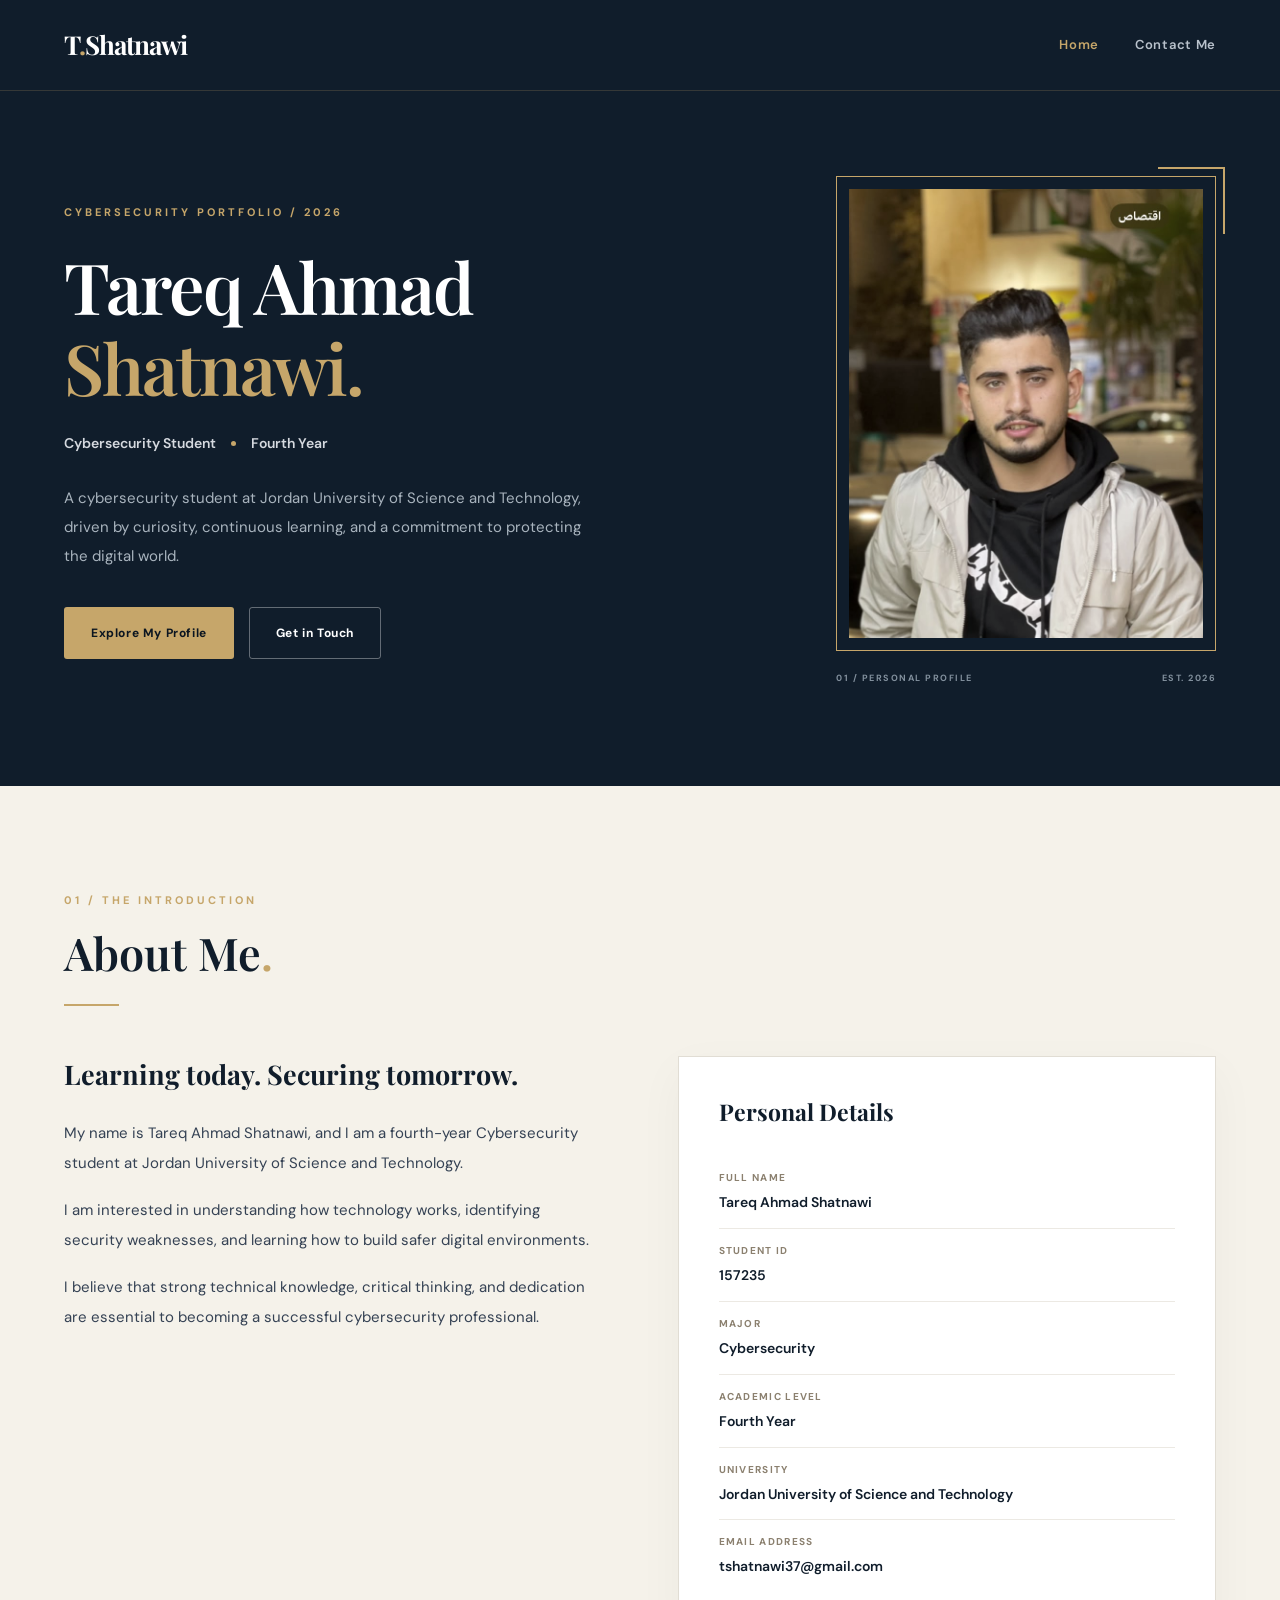
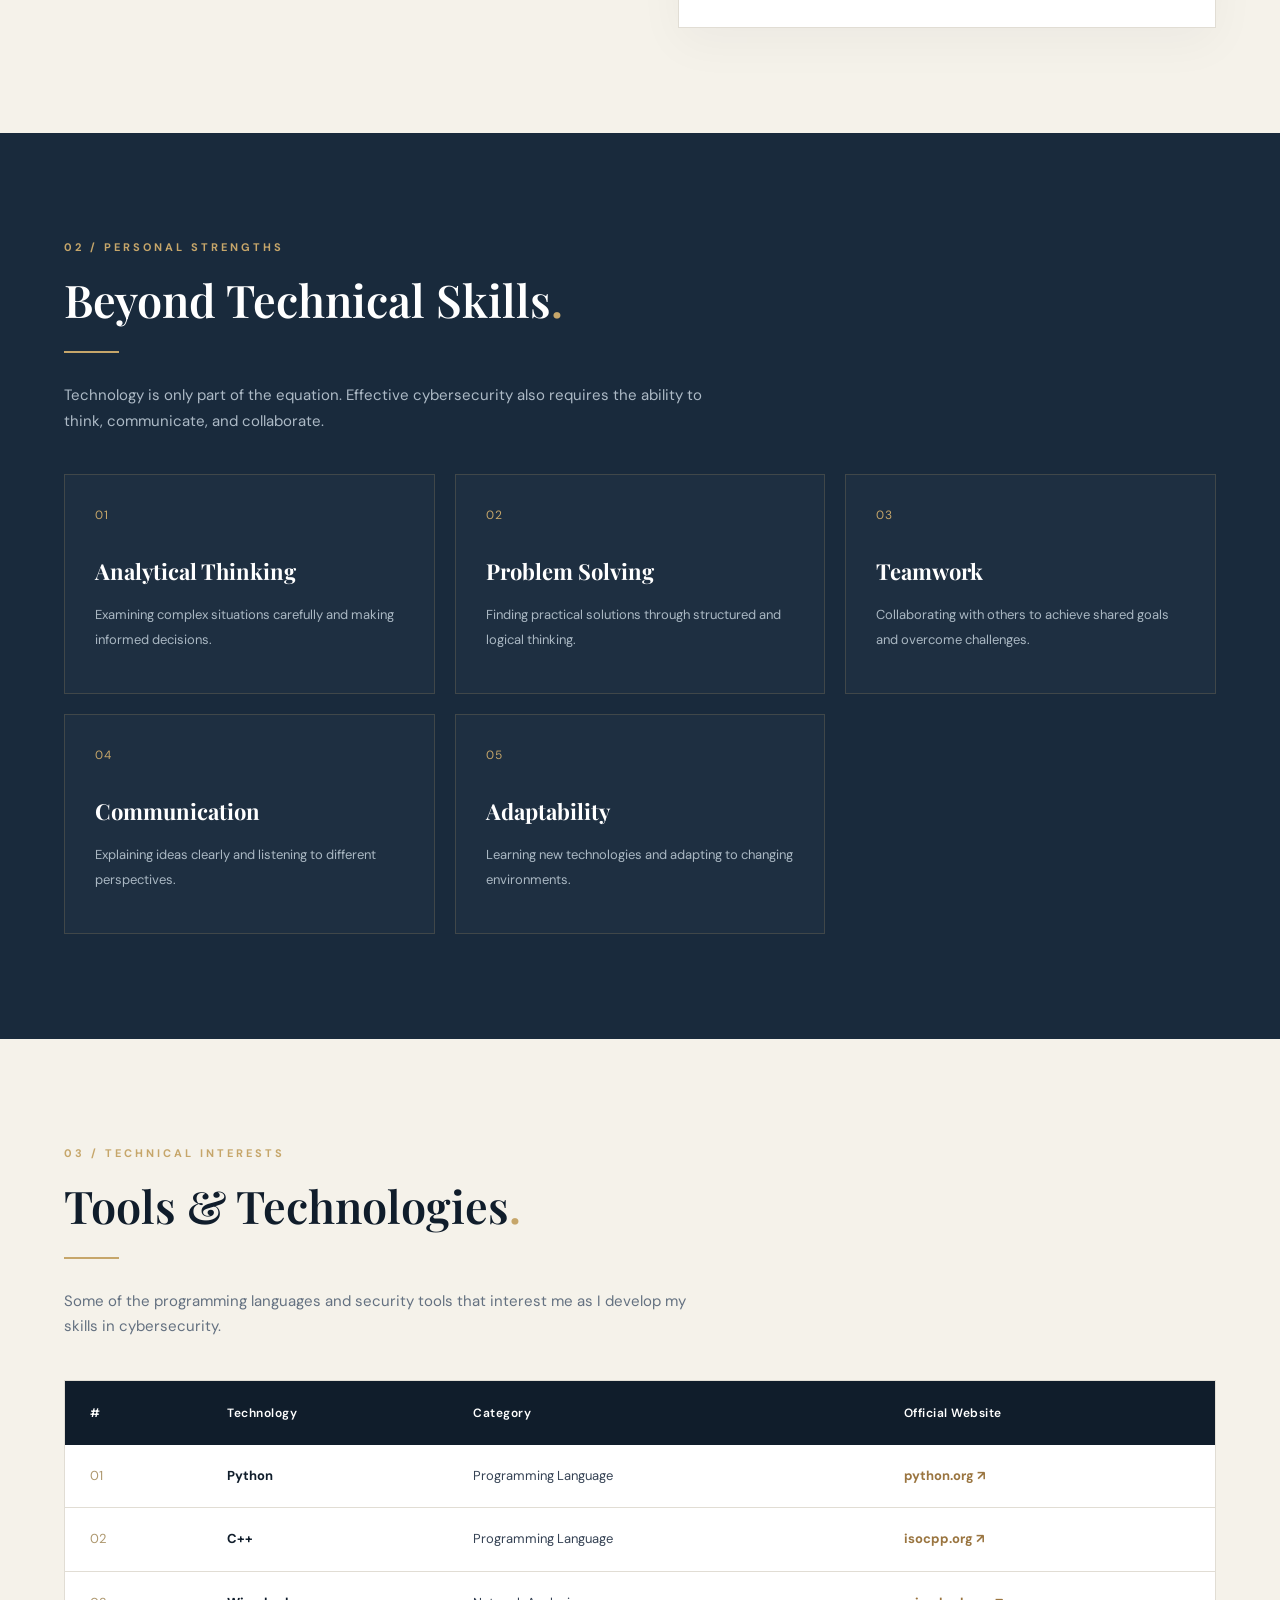
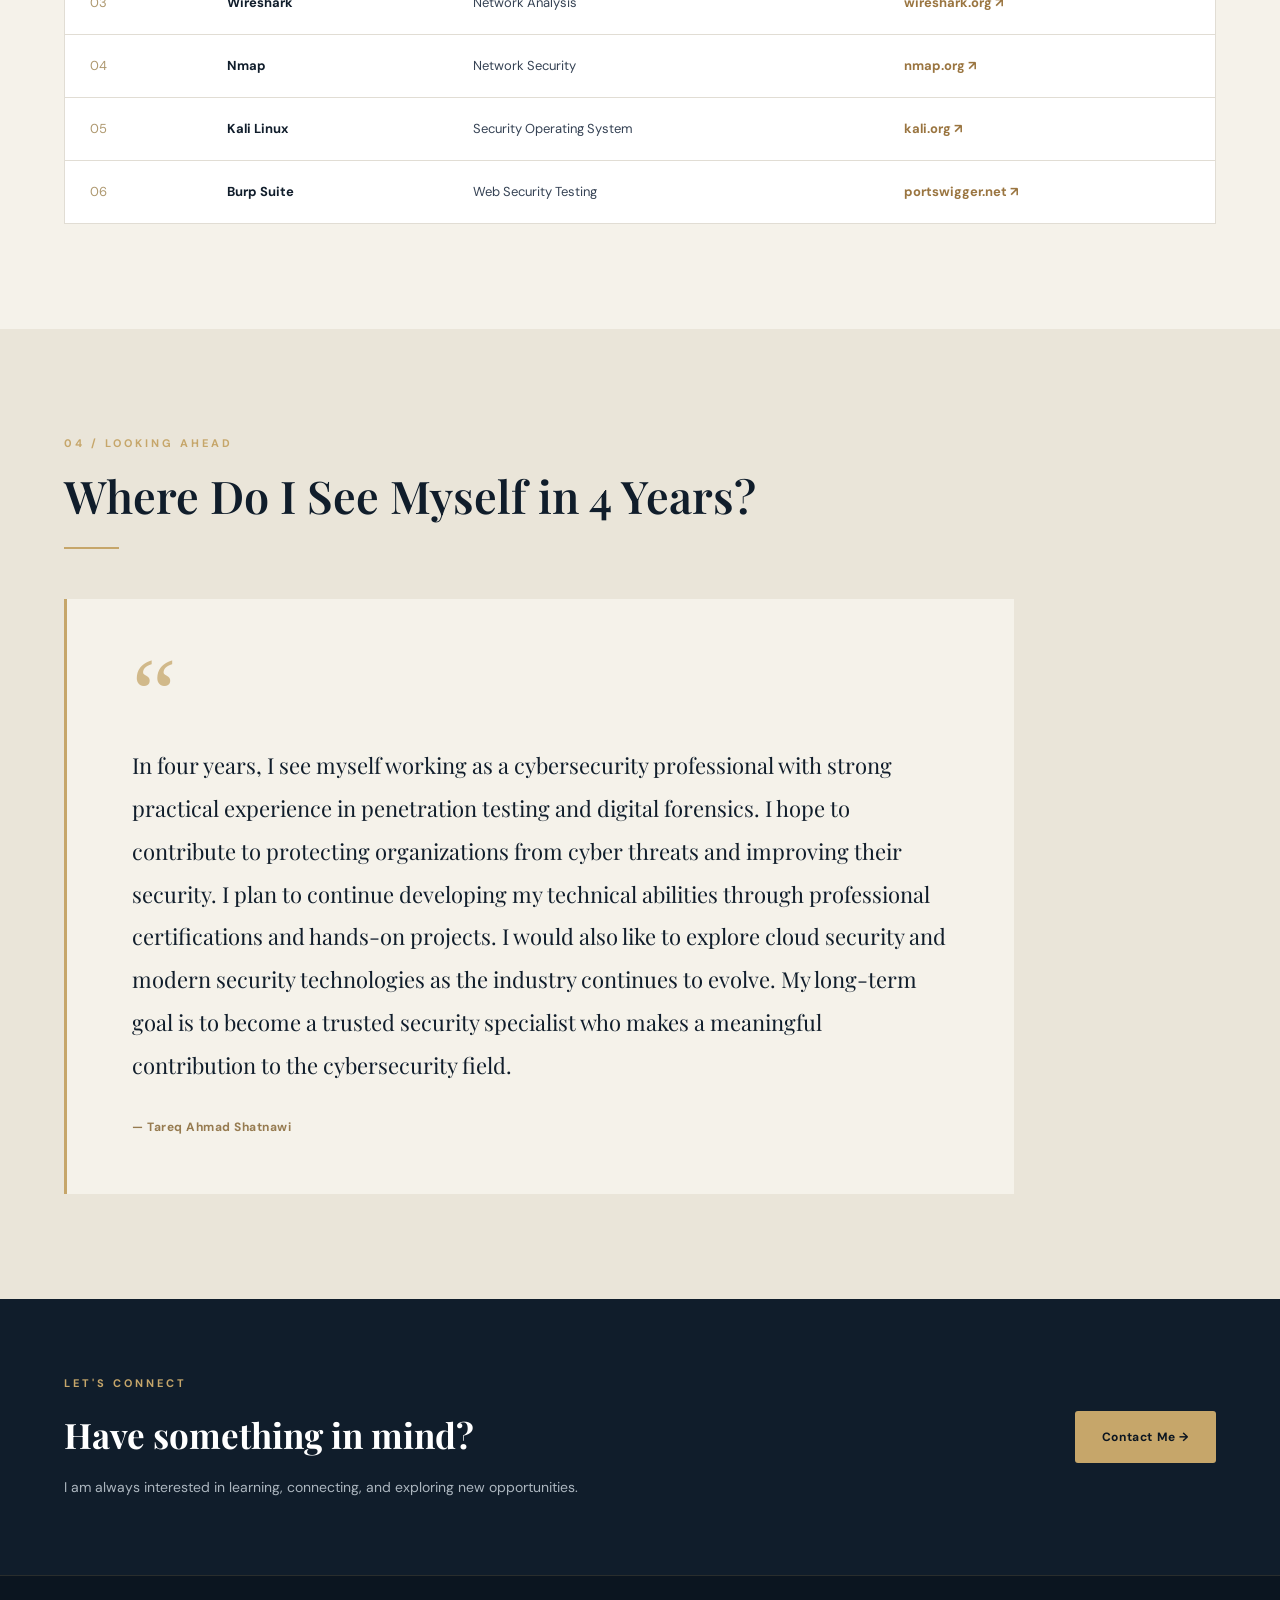
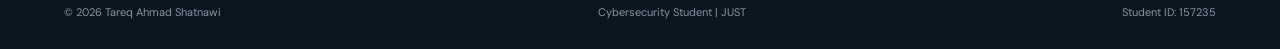
<file: index.html>
<!DOCTYPE html>
<html lang="en">
<head>
    <meta charset="UTF-8">
    <meta name="viewport" content="width=device-width, initial-scale=1.0">
    <meta name="description" content="The personal cybersecurity portfolio of Tareq Ahmad Shatnawi.">
    <title>157235 | Tareq Ahmad Shatnawi</title>

    <link rel="preconnect" href="https://fonts.googleapis.com">
    <link rel="preconnect" href="https://fonts.gstatic.com" crossorigin>
    <link href="https://fonts.googleapis.com/css2?family=DM+Sans:wght@400;500;600;700&family=Playfair+Display:wght@500;600;700&display=swap" rel="stylesheet">

    <link rel="stylesheet" href="style.css">
</head>

<body>

    <!-- Navigation -->
    <header class="site-header">
        <nav class="navbar container">
            <a class="logo" href="index.html">
                T<span>.</span>Shatnawi
            </a>

            <div class="nav-links">
                <a class="active" href="index.html">Home</a>
                <a href="contact.html">Contact Me</a>
            </div>
        </nav>
    </header>

    <main>

        <!-- Introduction -->
        <section class="hero container">

            <div class="hero-content">
                <p class="eyebrow">CYBERSECURITY PORTFOLIO / 2026</p>

                <h1>
                    Tareq Ahmad<br>
                    <span>Shatnawi.</span>
                </h1>

                <p class="hero-subtitle">
                    Cybersecurity Student
                    <span class="dot"></span>
                    Fourth Year
                </p>

                <p class="hero-description">
                    A cybersecurity student at Jordan University of
                    Science and Technology, driven by curiosity,
                    continuous learning, and a commitment to
                    protecting the digital world.
                </p>

                <div class="hero-buttons">
                    <a class="btn btn-gold" href="#about">
                        Explore My Profile
                    </a>

                    <a class="btn btn-outline" href="contact.html">
                        Get in Touch
                    </a>
                </div>
            </div>

            <div class="hero-photo">
                <div class="photo-frame">
                    <img src="tareq.jpeg"
                         alt="Professional portrait of Tareq Ahmad Shatnawi">
                </div>

                <div class="photo-caption">
                    <span>01 / PERSONAL PROFILE</span>
                    <span>EST. 2026</span>
                </div>
            </div>

        </section>

        <!-- Personal Information -->
        <section id="about" class="section-light">
            <div class="container">

                <div class="section-heading">
                    <p class="eyebrow">01 / THE INTRODUCTION</p>
                    <h2>About Me<span class="gold">.</span></h2>
                    <div class="heading-line"></div>
                </div>

                <div class="about-grid">

                    <div class="about-text">
                        <h3>Learning today. Securing tomorrow.</h3>

                        <p>
                            My name is Tareq Ahmad Shatnawi, and I am
                            a fourth-year Cybersecurity student at
                            Jordan University of Science and Technology.
                        </p>

                        <p>
                            I am interested in understanding how
                            technology works, identifying security
                            weaknesses, and learning how to build
                            safer digital environments.
                        </p>

                        <p>
                            I believe that strong technical knowledge,
                            critical thinking, and dedication are
                            essential to becoming a successful
                            cybersecurity professional.
                        </p>
                    </div>

                    <div class="information-card">
                        <h3>Personal Details</h3>

                        <div class="detail">
                            <span>FULL NAME</span>
                            <strong>Tareq Ahmad Shatnawi</strong>
                        </div>

                        <div class="detail">
                            <span>STUDENT ID</span>
                            <strong>157235</strong>
                        </div>

                        <div class="detail">
                            <span>MAJOR</span>
                            <strong>Cybersecurity</strong>
                        </div>

                        <div class="detail">
                            <span>ACADEMIC LEVEL</span>
                            <strong>Fourth Year</strong>
                        </div>

                        <div class="detail">
                            <span>UNIVERSITY</span>
                            <strong>Jordan University of Science and Technology</strong>
                        </div>

                        <div class="detail">
                            <span>EMAIL ADDRESS</span>
                            <a href="mailto:tshatnawi37@gmail.com">
                                tshatnawi37@gmail.com
                            </a>
                        </div>
                    </div>

                </div>
            </div>
        </section>

        <!-- Soft Skills -->
        <section class="skills-section">
            <div class="container">

                <div class="section-heading">
                    <p class="eyebrow">02 / PERSONAL STRENGTHS</p>
                    <h2>Beyond Technical Skills<span class="gold">.</span></h2>
                    <div class="heading-line"></div>
                </div>

                <p class="section-intro">
                    Technology is only part of the equation.
                    Effective cybersecurity also requires the
                    ability to think, communicate, and collaborate.
                </p>

                <div class="skills-grid">

                    <div class="skill-card">
                        <span class="skill-number">01</span>
                        <h3>Analytical Thinking</h3>
                        <p>
                            Examining complex situations carefully
                            and making informed decisions.
                        </p>
                    </div>

                    <div class="skill-card">
                        <span class="skill-number">02</span>
                        <h3>Problem Solving</h3>
                        <p>
                            Finding practical solutions through
                            structured and logical thinking.
                        </p>
                    </div>

                    <div class="skill-card">
                        <span class="skill-number">03</span>
                        <h3>Teamwork</h3>
                        <p>
                            Collaborating with others to achieve
                            shared goals and overcome challenges.
                        </p>
                    </div>

                    <div class="skill-card">
                        <span class="skill-number">04</span>
                        <h3>Communication</h3>
                        <p>
                            Explaining ideas clearly and listening
                            to different perspectives.
                        </p>
                    </div>

                    <div class="skill-card">
                        <span class="skill-number">05</span>
                        <h3>Adaptability</h3>
                        <p>
                            Learning new technologies and adapting
                            to changing environments.
                        </p>
                    </div>

                </div>
            </div>
        </section>

        <!-- Technical Tools Table -->
        <section class="section-light">
            <div class="container">

                <div class="section-heading">
                    <p class="eyebrow">03 / TECHNICAL INTERESTS</p>
                    <h2>Tools & Technologies<span class="gold">.</span></h2>
                    <div class="heading-line"></div>
                </div>

                <p class="section-intro">
                    Some of the programming languages and security
                    tools that interest me as I develop my skills
                    in cybersecurity.
                </p>

                <div class="table-wrapper">
                    <table class="tech-table">

                        <thead>
                            <tr>
                                <th>#</th>
                                <th>Technology</th>
                                <th>Category</th>
                                <th>Official Website</th>
                            </tr>
                        </thead>

                        <tbody>
                            <tr>
                                <td>01</td>
                                <td>Python</td>
                                <td>Programming Language</td>
                                <td>
                                    <a href="https://www.python.org/"
                                       target="_blank"
                                       rel="noopener noreferrer">
                                        python.org ↗
                                    </a>
                                </td>
                            </tr>

                            <tr>
                                <td>02</td>
                                <td>C++</td>
                                <td>Programming Language</td>
                                <td>
                                    <a href="https://isocpp.org/"
                                       target="_blank"
                                       rel="noopener noreferrer">
                                        isocpp.org ↗
                                    </a>
                                </td>
                            </tr>

                            <tr>
                                <td>03</td>
                                <td>Wireshark</td>
                                <td>Network Analysis</td>
                                <td>
                                    <a href="https://www.wireshark.org/"
                                       target="_blank"
                                       rel="noopener noreferrer">
                                        wireshark.org ↗
                                    </a>
                                </td>
                            </tr>

                            <tr>
                                <td>04</td>
                                <td>Nmap</td>
                                <td>Network Security</td>
                                <td>
                                    <a href="https://nmap.org/"
                                       target="_blank"
                                       rel="noopener noreferrer">
                                        nmap.org ↗
                                    </a>
                                </td>
                            </tr>

                            <tr>
                                <td>05</td>
                                <td>Kali Linux</td>
                                <td>Security Operating System</td>
                                <td>
                                    <a href="https://www.kali.org/"
                                       target="_blank"
                                       rel="noopener noreferrer">
                                        kali.org ↗
                                    </a>
                                </td>
                            </tr>

                            <tr>
                                <td>06</td>
                                <td>Burp Suite</td>
                                <td>Web Security Testing</td>
                                <td>
                                    <a href="https://portswigger.net/burp"
                                       target="_blank"
                                       rel="noopener noreferrer">
                                        portswigger.net ↗
                                    </a>
                                </td>
                            </tr>
                        </tbody>

                    </table>
                </div>

            </div>
        </section>

        <!-- Future Goals -->
        <section class="future-section">
            <div class="container">

                <div class="section-heading">
                    <p class="eyebrow">04 / LOOKING AHEAD</p>
                    <h2>Where Do I See Myself in 4 Years?</h2>
                    <div class="heading-line"></div>
                </div>

                <div class="future-content">
                    <span class="future-quote">“</span>

                    <p>
                        In four years, I see myself working as a
                        cybersecurity professional with strong
                        practical experience in penetration testing
                        and digital forensics. I hope to contribute
                        to protecting organizations from cyber
                        threats and improving their security.
                        I plan to continue developing my technical
                        abilities through professional certifications
                        and hands-on projects. I would also like
                        to explore cloud security and modern
                        security technologies as the industry
                        continues to evolve. My long-term goal
                        is to become a trusted security specialist
                        who makes a meaningful contribution
                        to the cybersecurity field.
                    </p>

                    <span class="future-signature">
                        — Tareq Ahmad Shatnawi
                    </span>
                </div>

            </div>
        </section>

        <!-- Contact Call to Action -->
        <section class="cta-section">
            <div class="container cta-content">
                <div>
                    <p class="eyebrow">LET'S CONNECT</p>
                    <h2>Have something in mind?</h2>
                    <p>
                        I am always interested in learning,
                        connecting, and exploring new opportunities.
                    </p>
                </div>

                <a class="btn btn-gold" href="contact.html">
                    Contact Me →
                </a>
            </div>
        </section>

    </main>

    <!-- Footer -->
    <footer class="footer">
        <div class="container footer-content">
            <p>© 2026 Tareq Ahmad Shatnawi</p>
            <p>Cybersecurity Student | JUST</p>
            <p>Student ID: 157235</p>
        </div>
    </footer>

</body>
</html>
</file>
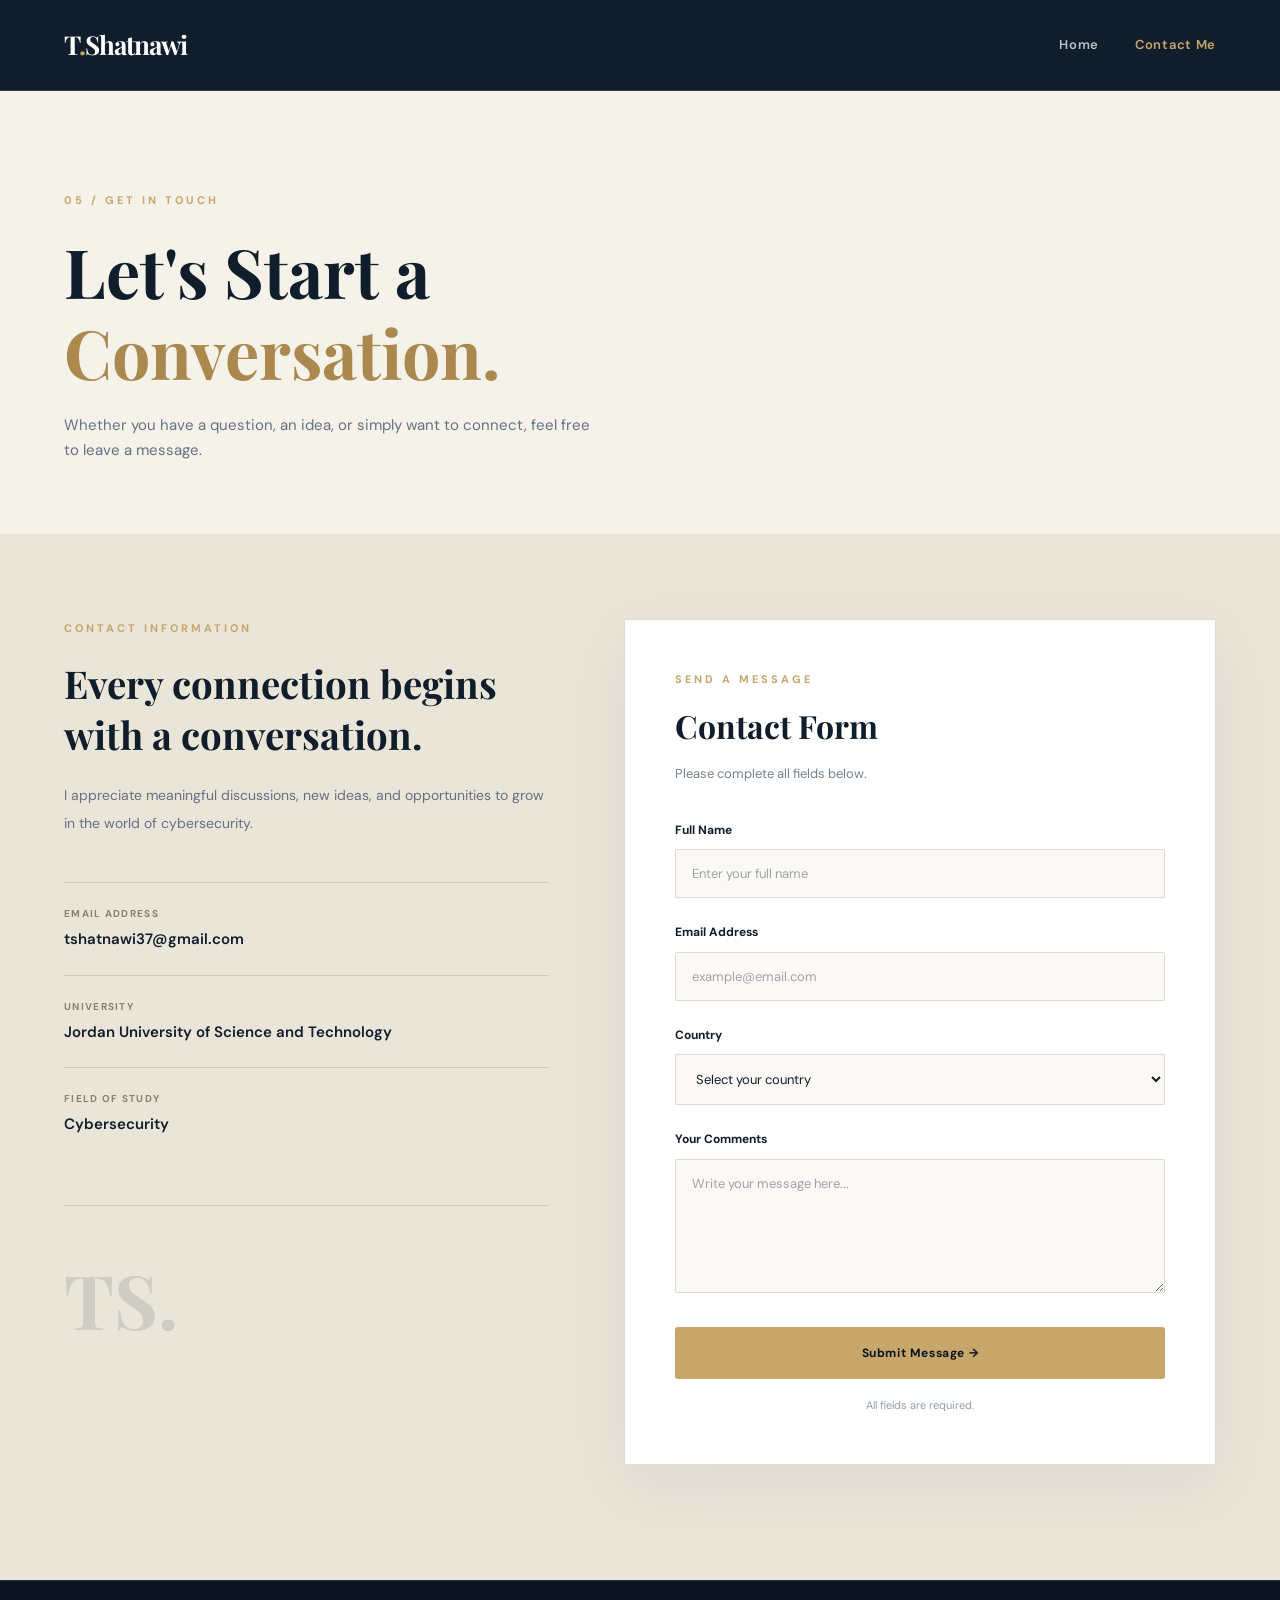
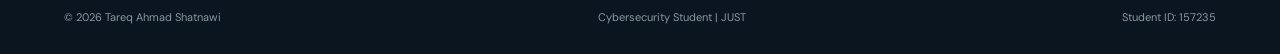
<file: contact.html>
<!DOCTYPE html>
<html lang="en">
<head>
    <meta charset="UTF-8">
    <meta name="viewport" content="width=device-width, initial-scale=1.0">
    <meta name="description" content="Contact Tareq Ahmad Shatnawi.">
    <title>157235 | Tareq Ahmad Shatnawi - Contact</title>

    <link rel="preconnect" href="https://fonts.googleapis.com">
    <link rel="preconnect" href="https://fonts.gstatic.com" crossorigin>
    <link href="https://fonts.googleapis.com/css2?family=DM+Sans:wght@400;500;600;700&family=Playfair+Display:wght@500;600;700&display=swap" rel="stylesheet">

    <link rel="stylesheet" href="style.css">
    <script src="script.js" defer></script>
</head>

<body>

    <header class="site-header">
        <nav class="navbar container">

            <a class="logo" href="index.html">
                T<span>.</span>Shatnawi
            </a>

            <div class="nav-links">
                <a href="index.html">Home</a>
                <a class="active" href="contact.html">Contact Me</a>
            </div>

        </nav>
    </header>

    <main>

        <section class="contact-heading container">

            <p class="eyebrow">05 / GET IN TOUCH</p>

            <h1>Let's Start a <span>Conversation.</span></h1>

            <p>
                Whether you have a question, an idea, or simply
                want to connect, feel free to leave a message.
            </p>

        </section>

        <section class="contact-section">
            <div class="container contact-grid">

                <!-- Contact Information -->
                <div class="contact-info">

                    <p class="eyebrow">CONTACT INFORMATION</p>

                    <h2>Every connection begins with a conversation.</h2>

                    <p class="contact-description">
                        I appreciate meaningful discussions,
                        new ideas, and opportunities to grow
                        in the world of cybersecurity.
                    </p>

                    <div class="contact-detail">
                        <span>EMAIL ADDRESS</span>
                        <a href="mailto:tshatnawi37@gmail.com">
                            tshatnawi37@gmail.com
                        </a>
                    </div>

                    <div class="contact-detail">
                        <span>UNIVERSITY</span>
                        <strong>
                            Jordan University of Science
                            and Technology
                        </strong>
                    </div>

                    <div class="contact-detail">
                        <span>FIELD OF STUDY</span>
                        <strong>Cybersecurity</strong>
                    </div>

                    <div class="contact-decoration">
                        <span>TS.</span>
                    </div>

                </div>

                <!-- Contact Form -->
                <div class="form-card">

                    <div class="form-top">
                        <p class="eyebrow">SEND A MESSAGE</p>
                        <h2>Contact Form</h2>
                        <p>Please complete all fields below.</p>
                    </div>

                    <form id="contactForm" novalidate>

                        <div class="form-group">
                            <label for="fullName">
                                Full Name
                            </label>

                            <input
                                type="text"
                                id="fullName"
                                name="fullName"
                                placeholder="Enter your full name"
                                autocomplete="name"
                                required>
                        </div>

                        <div class="form-group">
                            <label for="email">
                                Email Address
                            </label>

                            <input
                                type="email"
                                id="email"
                                name="email"
                                placeholder="example@email.com"
                                autocomplete="email"
                                required>
                        </div>

                        <div class="form-group">
                            <label for="country">
                                Country
                            </label>

                            <select
                                id="country"
                                name="country"
                                required>

                                <option value="">
                                    Select your country
                                </option>

                                <option value="Jordan">Jordan</option>
                                <option value="Saudi Arabia">Saudi Arabia</option>
                                <option value="United Arab Emirates">
                                    United Arab Emirates
                                </option>
                                <option value="Qatar">Qatar</option>
                                <option value="Kuwait">Kuwait</option>
                                <option value="Bahrain">Bahrain</option>
                                <option value="Oman">Oman</option>
                                <option value="Egypt">Egypt</option>
                                <option value="United States">
                                    United States
                                </option>
                                <option value="United Kingdom">
                                    United Kingdom
                                </option>
                                <option value="Other">Other</option>

                            </select>
                        </div>

                        <div class="form-group">
                            <label for="comments">
                                Your Comments
                            </label>

                            <textarea
                                id="comments"
                                name="comments"
                                rows="6"
                                placeholder="Write your message here..."
                                required></textarea>
                        </div>

                        <button type="submit" class="btn btn-gold submit-btn">
                            Submit Message →
                        </button>

                        <p class="form-note">
                            All fields are required.
                        </p>

                    </form>

                </div>

            </div>
        </section>

    </main>

    <footer class="footer">
        <div class="container footer-content">
            <p>© 2026 Tareq Ahmad Shatnawi</p>
            <p>Cybersecurity Student | JUST</p>
            <p>Student ID: 157235</p>
        </div>
    </footer>

</body>
</html>
</file>
<file: style.css>
/* =========================================
   TAREQ SHATNAWI - PERSONAL PORTFOLIO
   Design: Heritage Cyber
   ========================================= */

/* Global Settings */

:root {
    --navy: #101d2b;
    --navy-light: #192a3c;
    --navy-deep: #0b1520;
    --gold: #c6a66a;
    --gold-light: #ddc697;
    --cream: #f5f2ea;
    --white: #ffffff;
    --text: #354254;
    --muted: #82909d;
    --border: #e1ddd4;
}

* {
    margin: 0;
    padding: 0;
    box-sizing: border-box;
}

html {
    scroll-behavior: smooth;
}

body {
    font-family: 'DM Sans', sans-serif;
    background-color: var(--cream);
    color: var(--text);
    line-height: 1.7;
}

h1, h2, h3, .logo {
    font-family: 'Playfair Display', Georgia, serif;
}

a {
    text-decoration: none;
    color: inherit;
}

.container {
    width: 90%;
    max-width: 1180px;
    margin: 0 auto;
}

/* Navigation */

.site-header {
    background: var(--navy);
    border-bottom: 1px solid rgba(198, 166, 106, 0.2);
}

.navbar {
    min-height: 90px;
    display: flex;
    justify-content: space-between;
    align-items: center;
}

.logo {
    font-size: 26px;
    font-weight: 700;
    color: var(--white);
    letter-spacing: -1px;
}

.logo span,
.gold {
    color: var(--gold);
}

.nav-links {
    display: flex;
    align-items: center;
    gap: 36px;
}

.nav-links a {
    color: #b9c2cc;
    font-size: 13px;
    font-weight: 600;
    letter-spacing: 0.7px;
    transition: color 0.3s ease;
}

.nav-links a:hover,
.nav-links a.active {
    color: var(--gold);
}

/* Hero Section */

.hero {
    min-height: 650px;
    display: grid;
    grid-template-columns: 1.2fr 0.8fr;
    align-items: center;
    gap: 80px;
    padding-top: 85px;
    padding-bottom: 100px;
}

body:has(.hero) {
    background: var(--navy);
}

.eyebrow {
    color: var(--gold);
    font-size: 11px;
    font-weight: 700;
    letter-spacing: 3px;
    text-transform: uppercase;
}

.hero h1 {
    color: var(--white);
    font-size: clamp(48px, 5.5vw, 76px);
    font-weight: 600;
    line-height: 1.15;
    margin: 24px 0;
    letter-spacing: -2px;
}

.hero h1 span {
    color: var(--gold);
}

.hero-subtitle {
    color: #d5d9df;
    font-size: 14px;
    font-weight: 600;
    display: flex;
    align-items: center;
    gap: 15px;
}

.dot {
    width: 5px;
    height: 5px;
    border-radius: 50%;
    background: var(--gold);
}

.hero-description {
    color: #a9b4be;
    max-width: 530px;
    font-size: 15px;
    line-height: 1.95;
    margin-top: 28px;
}

.hero-buttons {
    display: flex;
    gap: 15px;
    flex-wrap: wrap;
    margin-top: 35px;
}

/* Buttons */

.btn {
    display: inline-flex;
    justify-content: center;
    align-items: center;
    padding: 15px 26px;
    min-height: 52px;
    font-size: 12px;
    font-weight: 700;
    letter-spacing: 0.6px;
    border: 1px solid transparent;
    border-radius: 3px;
    cursor: pointer;
    transition: 0.25s ease;
    font-family: 'DM Sans', sans-serif;
}

.btn-gold {
    background: var(--gold);
    color: var(--navy-deep);
}

.btn-gold:hover {
    background: var(--gold-light);
    transform: translateY(-2px);
}

.btn-outline {
    border-color: rgba(255, 255, 255, 0.35);
    color: var(--white);
}

.btn-outline:hover {
    border-color: var(--gold);
    color: var(--gold);
}

/* Profile Image */

.hero-photo {
    width: 100%;
    max-width: 380px;
    justify-self: end;
}

.photo-frame {
    position: relative;
    width: 100%;
    aspect-ratio: 4 / 5;
    border: 1px solid var(--gold);
    padding: 12px;
}

.photo-frame::before {
    content: "";
    position: absolute;
    top: -10px;
    right: -10px;
    width: 65px;
    height: 65px;
    border-top: 2px solid var(--gold);
    border-right: 2px solid var(--gold);
}

.photo-frame img {
    display: block;
    width: 100%;
    height: 100%;
    object-fit: cover;
    object-position: center top;
    filter: saturate(0.75) contrast(1.04);
}

.photo-caption {
    display: flex;
    justify-content: space-between;
    color: var(--muted);
    font-size: 9px;
    font-weight: 700;
    letter-spacing: 1.5px;
    padding-top: 20px;
}

/* General Section Styles */

.section-light {
    background: var(--cream);
    padding: 105px 0;
}

.section-heading {
    margin-bottom: 50px;
}

.section-heading h2 {
    color: var(--navy);
    font-size: clamp(32px, 4vw, 45px);
    line-height: 1.25;
    margin-top: 14px;
    font-weight: 600;
}

.heading-line {
    width: 55px;
    height: 2px;
    background: var(--gold);
    margin-top: 24px;
}

.section-intro {
    max-width: 640px;
    font-size: 15px;
    margin-top: -20px;
    margin-bottom: 40px;
    color: #647181;
}

/* About Section */

.about-grid {
    display: grid;
    grid-template-columns: 1fr 1fr;
    gap: 75px;
}

.about-text h3 {
    font-size: 27px;
    color: var(--navy);
    line-height: 1.4;
    margin-bottom: 24px;
}

.about-text p {
    font-size: 15px;
    line-height: 2;
    margin-bottom: 17px;
}

.information-card {
    background: var(--white);
    border: 1px solid var(--border);
    padding: 35px 40px;
    box-shadow: 0 15px 45px rgba(16, 29, 43, 0.04);
}

.information-card h3 {
    color: var(--navy);
    font-size: 23px;
    margin-bottom: 25px;
}

.detail {
    display: flex;
    flex-direction: column;
    padding: 13px 0;
    border-bottom: 1px solid #ece9e3;
}

.detail:last-child {
    border-bottom: none;
}

.detail span,
.contact-detail span {
    font-size: 10px;
    font-weight: 700;
    letter-spacing: 1.3px;
    color: #8b806f;
    margin-bottom: 5px;
}

.detail strong,
.detail a {
    color: var(--navy);
    font-size: 14px;
    font-weight: 600;
    overflow-wrap: anywhere;
}

.detail a:hover {
    color: #a68140;
}

/* Skills Section */

.skills-section {
    background: var(--navy-light);
    padding: 105px 0;
}

.skills-section .section-heading h2 {
    color: var(--white);
}

.skills-section .section-intro {
    color: #adbac6;
}

.skills-grid {
    display: grid;
    grid-template-columns: repeat(3, 1fr);
    gap: 20px;
}

.skill-card {
    min-height: 220px;
    border: 1px solid rgba(198, 166, 106, 0.2);
    background: rgba(255, 255, 255, 0.025);
    padding: 30px;
    transition: 0.3s;
}

.skill-card:hover {
    border-color: var(--gold);
    transform: translateY(-4px);
}

.skill-number {
    display: block;
    font-size: 12px;
    color: var(--gold);
    letter-spacing: 1px;
    margin-bottom: 28px;
}

.skill-card h3 {
    color: var(--white);
    font-size: 22px;
    margin-bottom: 12px;
}

.skill-card p {
    color: #aab8c3;
    font-size: 13px;
    line-height: 1.9;
}

/* Technical Table */

.table-wrapper {
    width: 100%;
    overflow-x: auto;
    border: 1px solid var(--border);
}

.tech-table {
    width: 100%;
    border-collapse: collapse;
    background: var(--white);
    text-align: left;
    min-width: 620px;
}

.tech-table thead {
    background: var(--navy);
    color: var(--white);
}

.tech-table th {
    padding: 22px 25px;
    font-size: 12px;
    font-weight: 600;
    letter-spacing: 0.5px;
}

.tech-table td {
    padding: 20px 25px;
    font-size: 13px;
    border-bottom: 1px solid var(--border);
}

.tech-table tbody tr:last-child td {
    border-bottom: none;
}

.tech-table tbody tr:hover {
    background: #faf8f3;
}

.tech-table td:first-child {
    color: #ae986f;
}

.tech-table td:nth-child(2) {
    color: var(--navy);
    font-weight: 700;
}

.tech-table a {
    color: #9a7540;
    font-weight: 700;
}

.tech-table a:hover {
    text-decoration: underline;
}

/* Future Goals */

.future-section {
    background: #eae5d9;
    padding: 105px 0;
}

.future-content {
    position: relative;
    background: var(--cream);
    border-left: 3px solid var(--gold);
    padding: 55px 65px;
    max-width: 950px;
}

.future-quote {
    display: block;
    font-family: Georgia, serif;
    font-size: 100px;
    line-height: 0.8;
    color: var(--gold);
    opacity: 0.75;
}

.future-content p {
    font-family: 'Playfair Display', Georgia, serif;
    font-size: clamp(17px, 2vw, 22px);
    line-height: 1.95;
    color: var(--navy);
    margin: 10px 0 25px;
}

.future-signature {
    color: #967b50;
    font-size: 12px;
    font-weight: 700;
    letter-spacing: 0.5px;
}

/* Call To Action */

.cta-section {
    background: var(--navy);
    padding: 75px 0;
}

.cta-content {
    display: flex;
    justify-content: space-between;
    align-items: center;
    gap: 40px;
}

.cta-content h2 {
    font-size: 35px;
    color: var(--white);
    margin: 12px 0;
}

.cta-content p:not(.eyebrow) {
    color: #acb6bf;
    font-size: 14px;
}

/* Footer */

.footer {
    background: var(--navy-deep);
    border-top: 1px solid rgba(198, 166, 106, 0.16);
    padding: 27px 0;
}

.footer-content {
    display: flex;
    justify-content: space-between;
    gap: 15px;
    flex-wrap: wrap;
}

.footer p {
    color: #8997a5;
    font-size: 11px;
}

/* =========================================
   CONTACT PAGE
   ========================================= */

.contact-heading {
    padding-top: 100px;
    padding-bottom: 70px;
}

.contact-heading h1 {
    font-size: clamp(42px, 6vw, 68px);
    color: var(--navy);
    line-height: 1.2;
    max-width: 800px;
    margin: 20px 0;
}

.contact-heading h1 span {
    color: #aa884e;
}

.contact-heading > p:last-child {
    color: #647181;
    max-width: 530px;
    font-size: 15px;
}

.contact-section {
    background: #eae5d9;
    padding: 85px 0 115px;
}

.contact-grid {
    display: grid;
    grid-template-columns: 0.9fr 1.1fr;
    gap: 75px;
    align-items: start;
}

.contact-info h2 {
    font-size: clamp(30px, 3vw, 39px);
    color: var(--navy);
    line-height: 1.35;
    margin: 20px 0;
}

.contact-description {
    color: #657080;
    font-size: 14px;
    line-height: 2;
    margin-bottom: 45px;
}

.contact-detail {
    display: flex;
    flex-direction: column;
    padding: 22px 0;
    border-top: 1px solid #d4cabb;
}

.contact-detail a,
.contact-detail strong {
    color: var(--navy);
    font-size: 15px;
    font-weight: 600;
    overflow-wrap: anywhere;
}

.contact-detail a:hover {
    color: #a68140;
}

.contact-decoration {
    margin-top: 45px;
    border-top: 1px solid #d4cabb;
    padding-top: 30px;
}

.contact-decoration span {
    font-family: 'Playfair Display', Georgia, serif;
    font-size: 75px;
    font-weight: 700;
    color: rgba(16, 29, 43, 0.12);
}

/* Contact Form */

.form-card {
    background: var(--white);
    padding: 50px;
    border: 1px solid #e3ddd1;
    box-shadow: 0 20px 60px rgba(16, 29, 43, 0.06);
}

.form-top {
    margin-bottom: 35px;
}

.form-top h2 {
    color: var(--navy);
    font-size: 32px;
    margin: 10px 0;
}

.form-top > p:last-child {
    font-size: 13px;
    color: #75808a;
}

.form-group {
    display: flex;
    flex-direction: column;
    margin-bottom: 24px;
}

.form-group label {
    font-size: 12px;
    font-weight: 700;
    color: var(--navy);
    margin-bottom: 9px;
}

.form-group input,
.form-group select,
.form-group textarea {
    width: 100%;
    padding: 15px 16px;
    background: #faf9f6;
    border: 1px solid #dedbd4;
    color: var(--navy);
    font-family: 'DM Sans', sans-serif;
    font-size: 13px;
    outline: none;
    border-radius: 2px;
    transition: border-color 0.2s;
}

.form-group input:focus,
.form-group select:focus,
.form-group textarea:focus {
    border-color: var(--gold);
}

.form-group input::placeholder,
.form-group textarea::placeholder {
    color: #9ca3ab;
}

.form-group textarea {
    resize: vertical;
    min-height: 130px;
}

.submit-btn {
    width: 100%;
    margin-top: 10px;
}

.form-note {
    text-align: center;
    color: #939ca5;
    font-size: 11px;
    margin-top: 17px;
}

/* =========================================
   RESPONSIVE DESIGN
   ========================================= */

@media (max-width: 900px) {

    .hero {
        grid-template-columns: 1fr;
        gap: 55px;
        padding-top: 70px;
    }

    .hero-photo {
        justify-self: start;
        max-width: 350px;
    }

    .about-grid,
    .contact-grid {
        grid-template-columns: 1fr;
        gap: 40px;
    }

    .skills-grid {
        grid-template-columns: repeat(2, 1fr);
    }

    .cta-content {
        align-items: flex-start;
        flex-direction: column;
    }
}

@media (max-width: 600px) {

    .container {
        width: 88%;
    }

    .navbar {
        min-height: 75px;
    }

    .logo {
        font-size: 21px;
    }

    .nav-links {
        gap: 18px;
    }

    .nav-links a {
        font-size: 11px;
    }

    .hero {
        padding-top: 55px;
        padding-bottom: 75px;
    }

    .hero h1 {
        font-size: 47px;
    }

    .hero-buttons {
        flex-direction: column;
        align-items: stretch;
    }

    .section-light,
    .skills-section,
    .future-section {
        padding: 75px 0;
    }

    .skills-grid {
        grid-template-columns: 1fr;
    }

    .information-card {
        padding: 25px;
    }

    .section-heading {
        margin-bottom: 40px;
    }

    .future-content {
        padding: 35px 25px;
    }

    .contact-heading {
        padding-top: 65px;
        padding-bottom: 55px;
    }

    .contact-section {
        padding: 65px 0;
    }

    .form-card {
        padding: 30px 23px;
    }

    .footer-content {
        flex-direction: column;
        align-items: center;
        text-align: center;
    }

    .cta-content h2 {
        font-size: 29px;
    }
}
</file>
